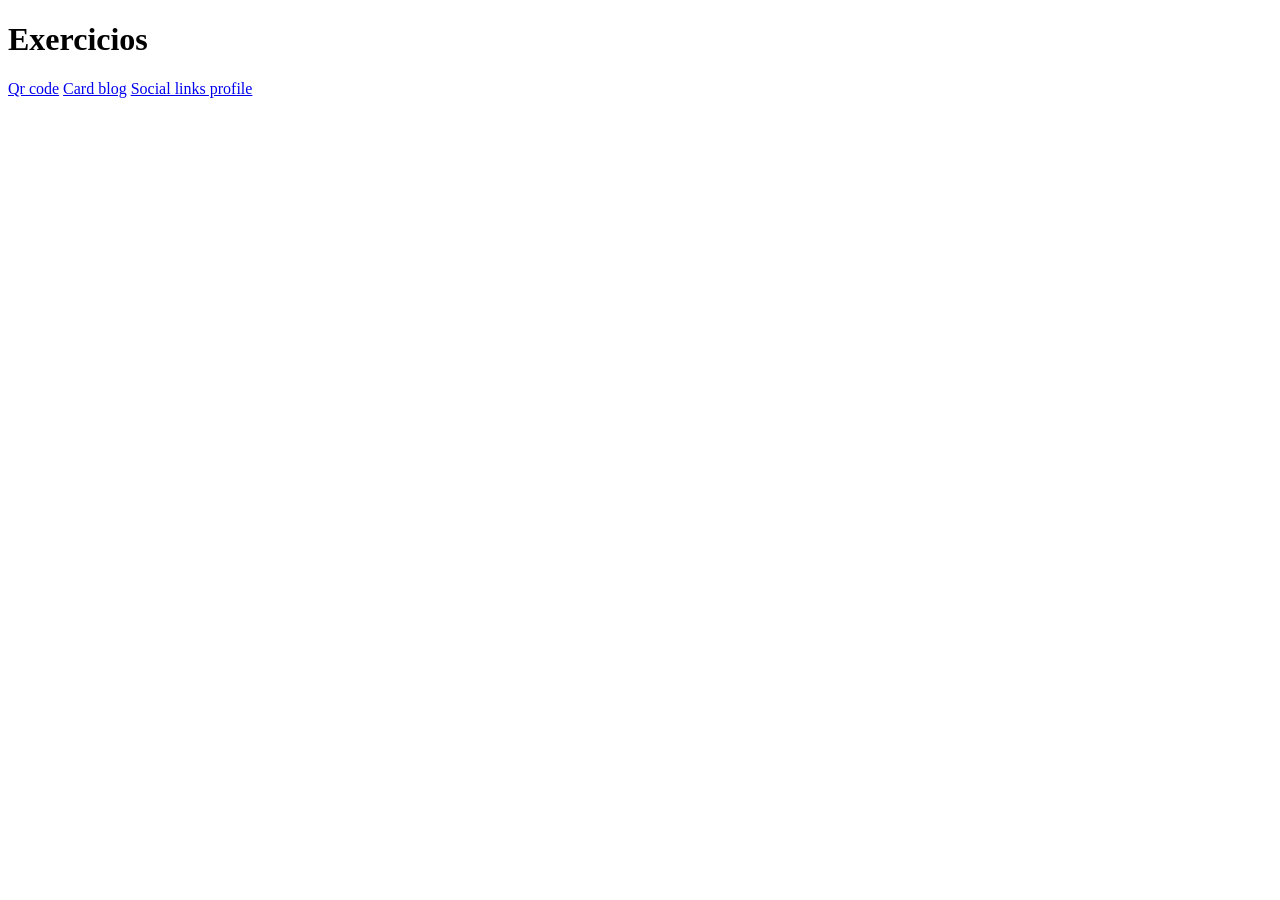
<file: index.html>
<!DOCTYPE html>
<html lang="en">
<head>
    <meta charset="UTF-8">
    <meta name="viewport" content="width=device-width, initial-scale=1.0">
    <title>Document</title>
</head>
<body>
    <h1>Exercicios</h1>
    <a href="projeto1/">Qr code</a>
    <a href="blog preview/">Card blog</a>
    <a href="Social links profile">Social links profile</a>
    
</body>
</html>
</file>
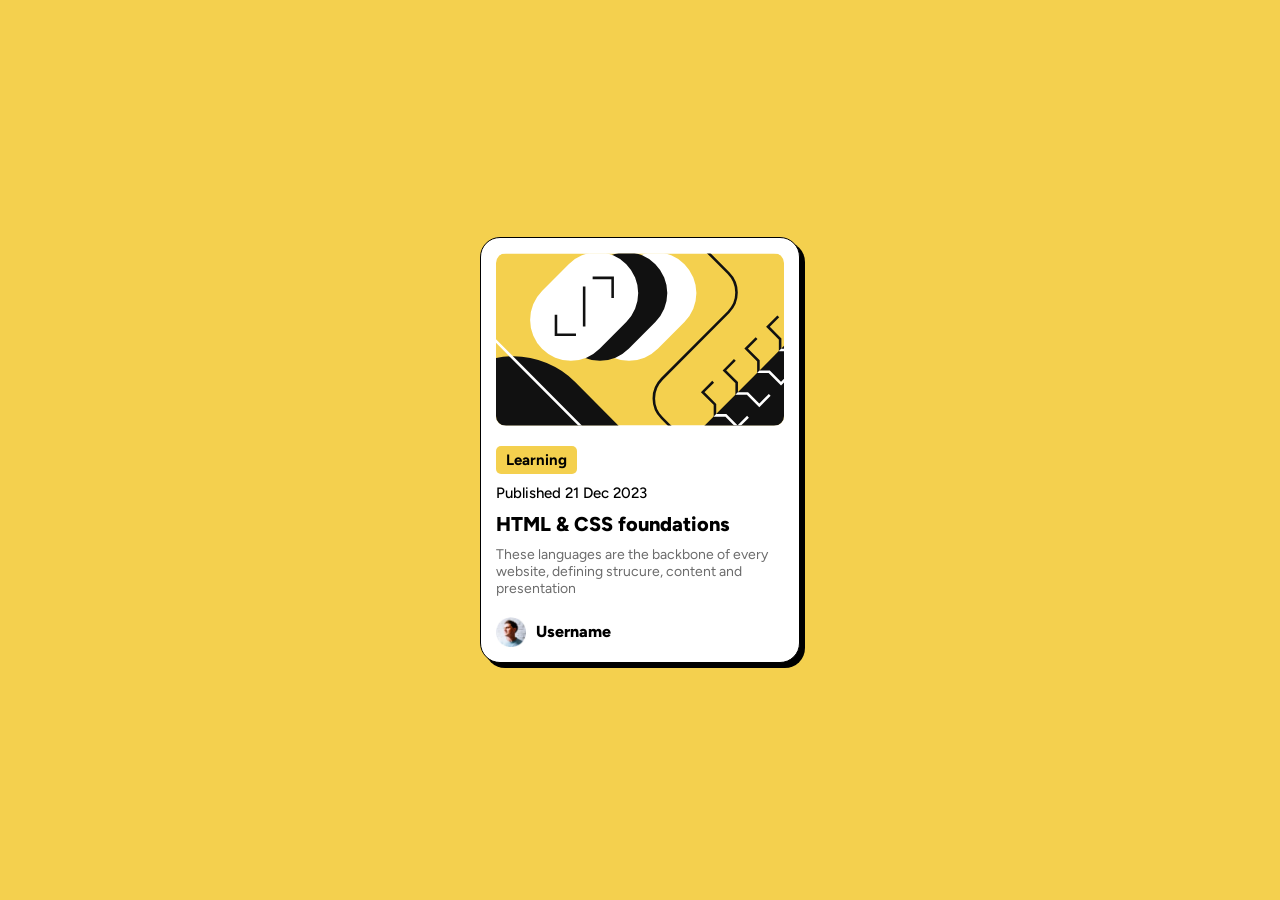
<file: blog preview/index.html>
<!DOCTYPE html>
<html lang="en">
<head>
    <meta charset="UTF-8">
    <meta name="viewport" content="width=device-width, initial-scale=1.0">
    <link rel="stylesheet" href="style.css">
    <title>Blog card</title>
</head>
<body>
    <div class="container">
        <div class="card">
            <img class="content-img" src="blog-preview-card-main/assets/images/illustration-article.svg" alt="img">
            <div class="text">
                <p class="learning">Learning</p>
                <p class="date">Published 21 Dec 2023</p>
                <h1 class="title">HTML & CSS foundations</h1>
                <p class="description">These languages are the backbone of every website, defining strucure, content and presentation
                </p>
            </div>
            <div class="user">
                <img class= "user-img" src="blog-preview-card-main/assets/images/image-avatar.webp" alt="user">
                <p>Username</p>
            </div>
        </div>
    </div>
</body>
</html>
</file>
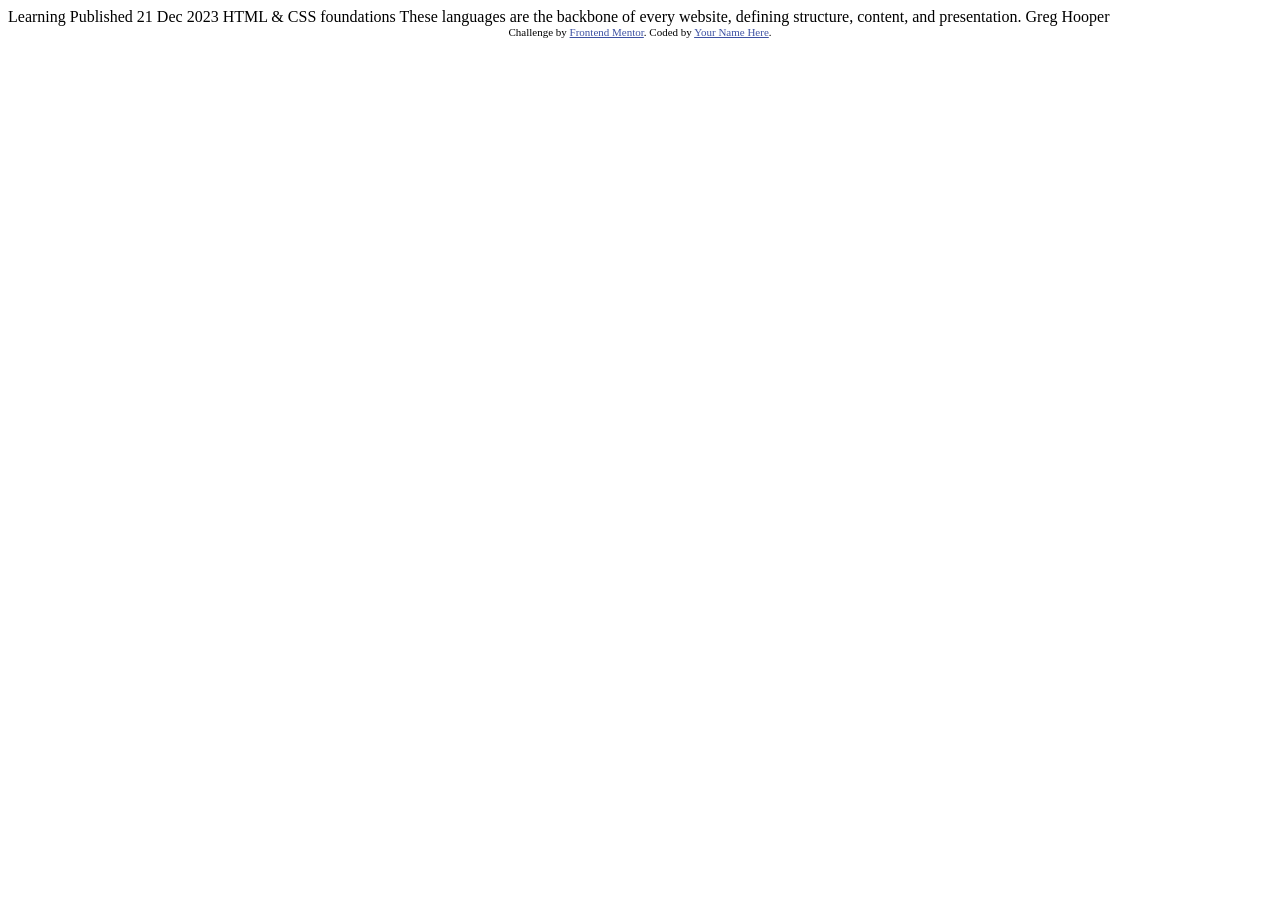
<file: blog preview/blog-preview-card-main/index.html>
<!DOCTYPE html>
<html lang="en">
<head>
  <meta charset="UTF-8">
  <meta name="viewport" content="width=device-width, initial-scale=1.0"> <!-- displays site properly based on user's device -->

  <link rel="icon" type="image/png" sizes="32x32" href="./assets/images/favicon-32x32.png">
  
  <title>Frontend Mentor | Blog preview card</title>

  <!-- Feel free to remove these styles or customise in your own stylesheet 👍 -->
  <style>
    .attribution { font-size: 11px; text-align: center; }
    .attribution a { color: hsl(228, 45%, 44%); }
  </style>
</head>
<body>

  Learning

  Published 21 Dec 2023

  HTML & CSS foundations

  These languages are the backbone of every website, defining structure, content, and presentation.

  Greg Hooper
  
  <div class="attribution">
    Challenge by <a href="https://www.frontendmentor.io?ref=challenge" target="_blank">Frontend Mentor</a>. 
    Coded by <a href="#">Your Name Here</a>.
  </div>
</body>
</html>
</file>
<file: blog preview/style.css>
@import url('https://fonts.googleapis.com/css2?family=Figtree:ital,wght@0,300..900;1,300..900&display=swap');
*{
    margin: 0;
    padding: 0;
    box-sizing: border-box;
}
body{
    min-height: 100vh;
    background-color:hsl(47, 88%, 63%);
    display: flex;
    flex-direction: column;
    justify-content: center;
    align-items: center;
    font-size: 16px;
    font-family:'Figtree', sans-serif;
    font-weight:500;
}
.container{
    width: 100%;
    max-width: 320px;
    
}
.card{
    background-color:hsl(0, 0%, 100%);
    min-height: 400px;
    border-radius: 20px;
    box-shadow: 5px 5px;
    border: solid 1px black;
    display: flex;
    flex-direction:column;
    padding: 15px;
    gap: 20px;
}
.content-img{
    
    width: 100%;
    display: block;
    border-radius: 10px;

}

.text{
    display: flex;
    flex-direction: column;
    align-items: flex-start;
    gap: 10px;
}

.learning{
    background: hsl(47, 88%, 63%);
    padding: 5px 10px; 
    border-radius: 5px;
    font-weight: bold;
    font-size: 15px; 
}
.date{
    font-size: 15px; 
}

.title{
    font-size: 20px;
    font-weight: 800; 
}

.description{
    font-weight: 400;
    color: hsl(0, 0%, 42%);
    font-size: 14px;
}
.user{
    display: flex;
    align-items: center;
    gap: 10px;
}

.user-img{
    width: 30px;
    height:30px;
}
.user p {
    font-weight: 800; 
}
</file>
